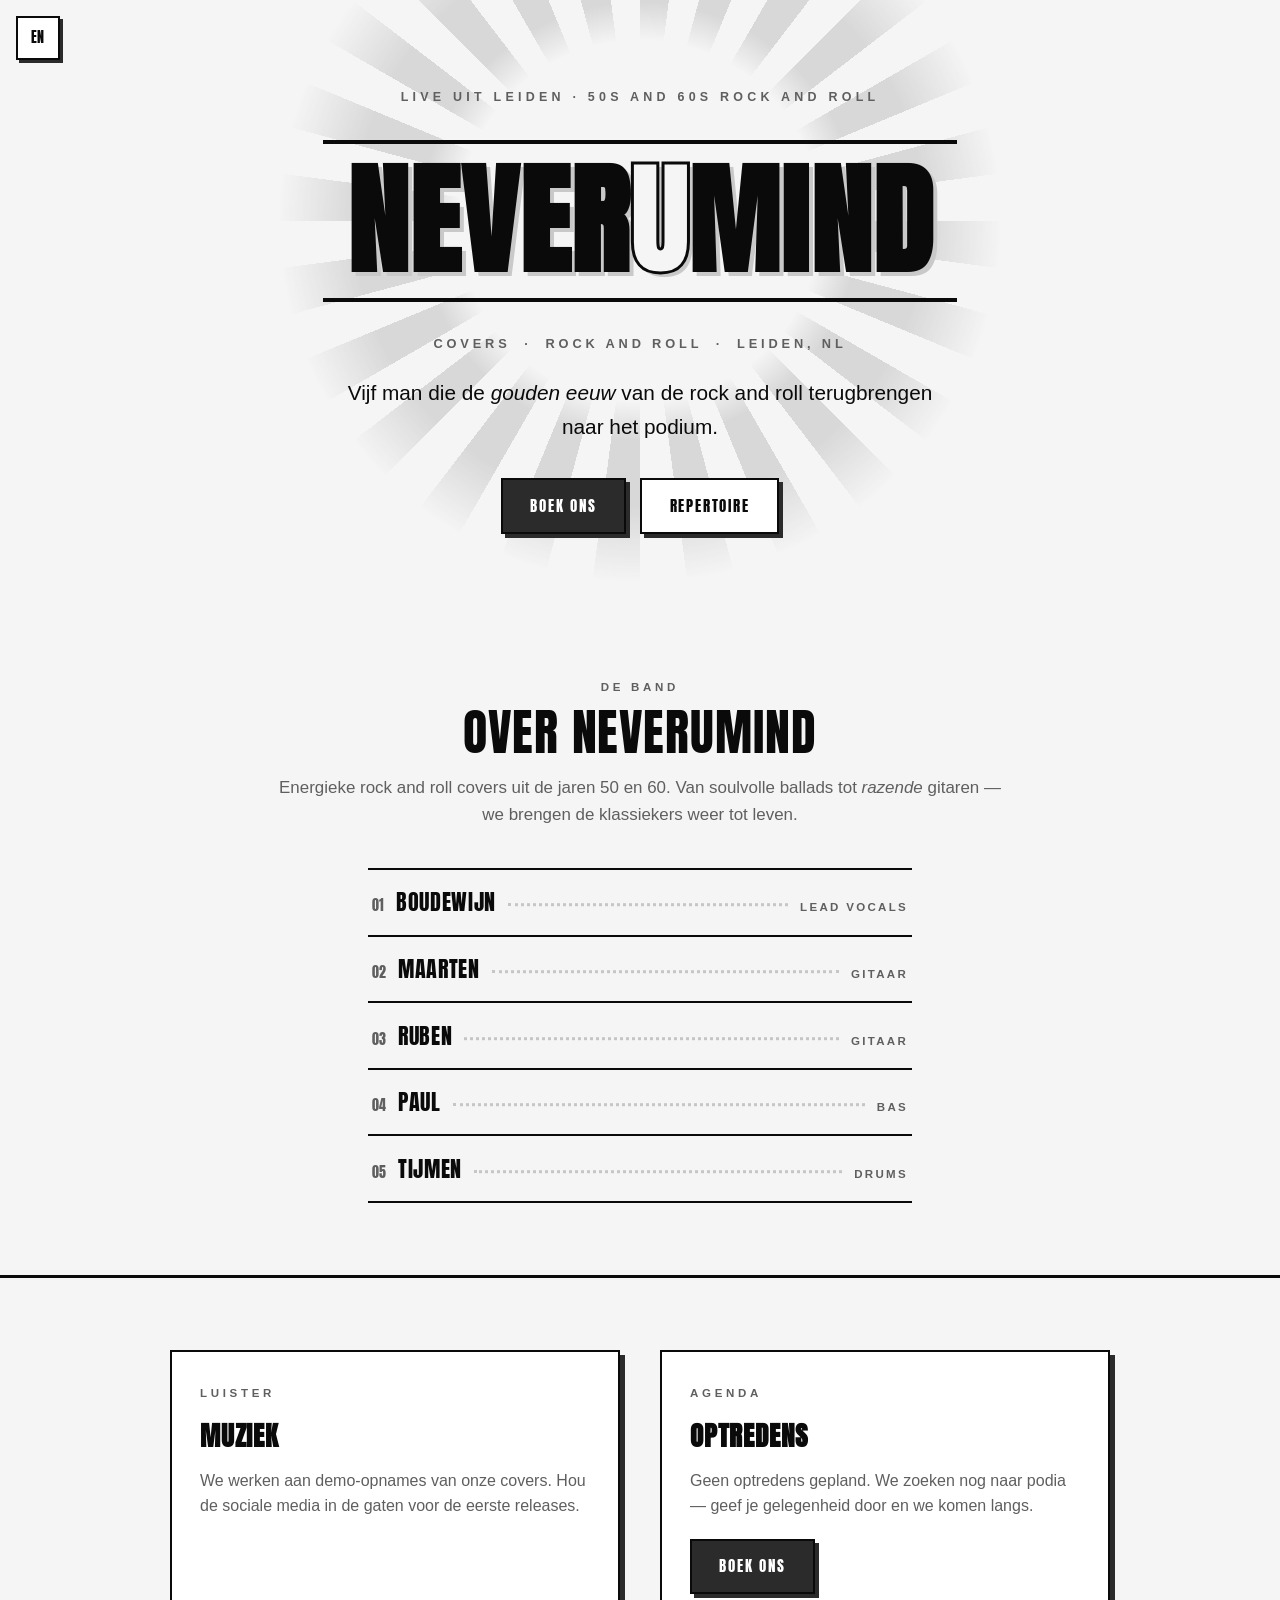
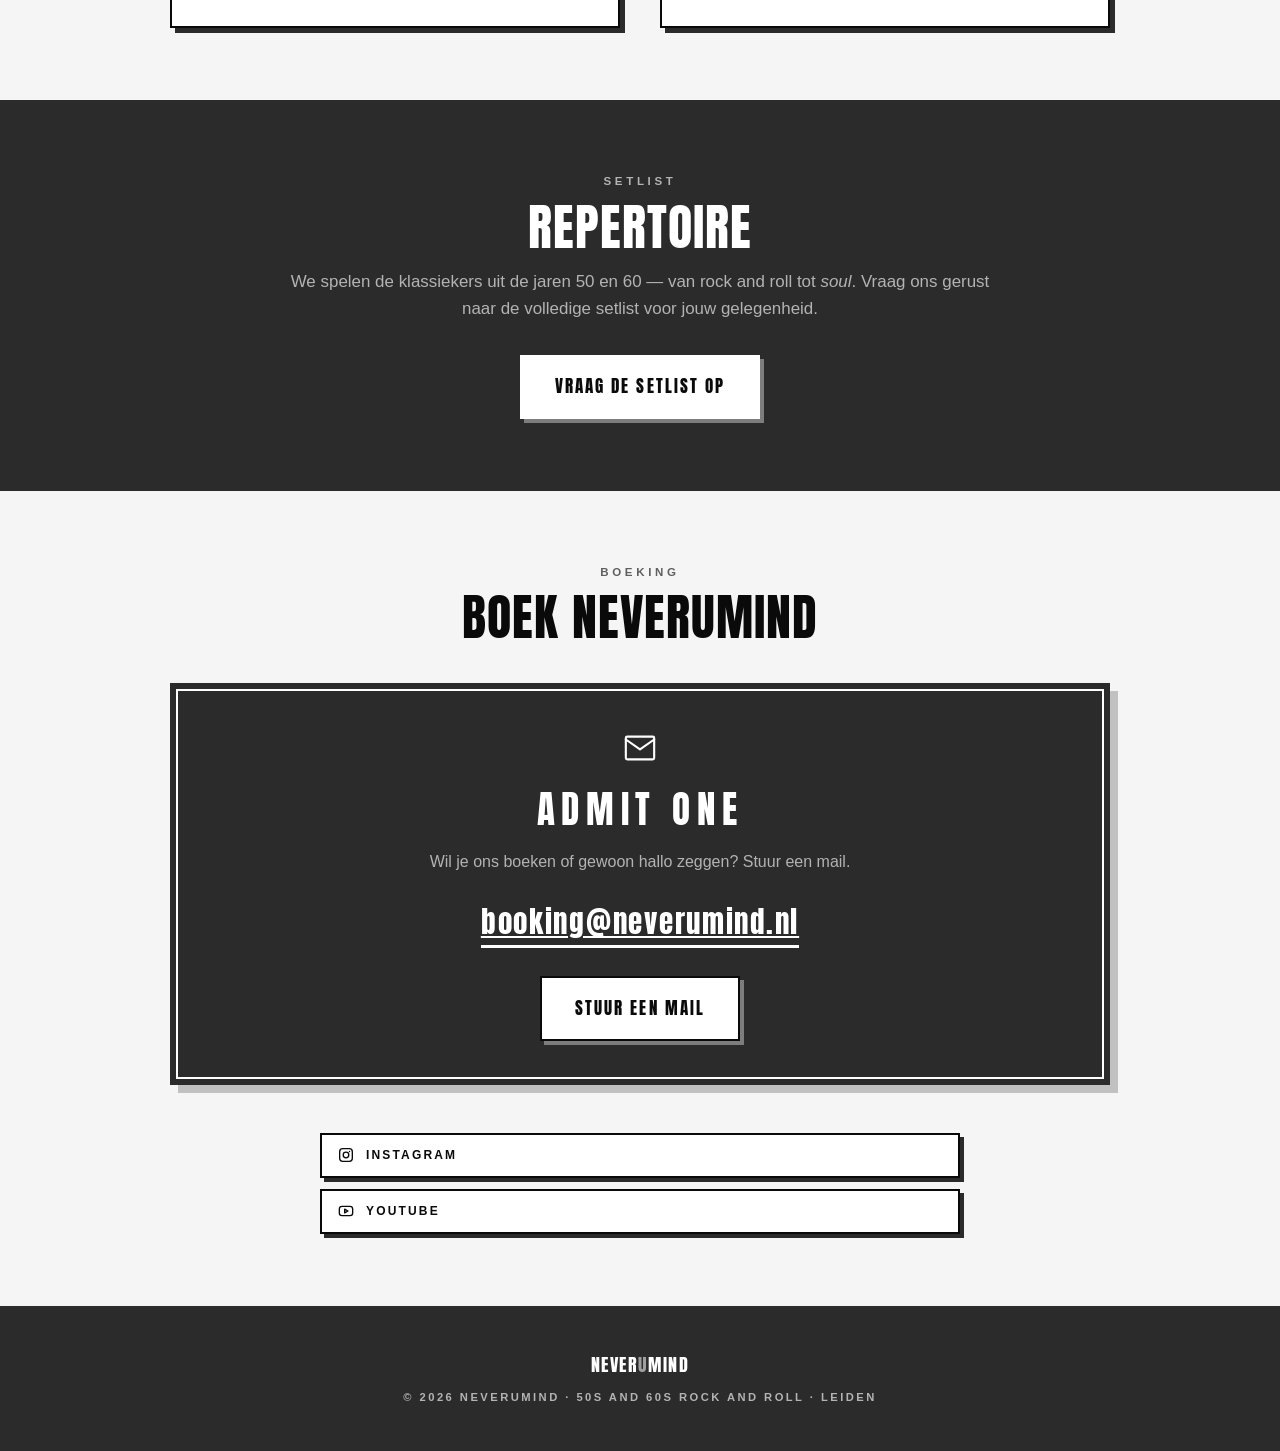
<file: index.html>
<!DOCTYPE html>
<html lang="nl">
<head>
  <meta charset="UTF-8" />
  <meta name="viewport" content="width=device-width, initial-scale=1.0" />
  <title>NeverUmind — 50s & 60s rock & roll covers · Leiden</title>
  <meta name="description" content="NeverUmind — 50s & 60s rock & roll covers. Uit Leiden. Boek ons, luister en volg." />
  <meta name="theme-color" content="#f5f5f5" />
  <meta property="og:type" content="website" />
  <meta property="og:title" content="NeverUmind — 50s & 60s rock & roll covers" />
  <meta property="og:description" content="50s & 60s rock & roll covers. Uit Leiden." />
  <meta property="og:image" content="assets/favicon.svg" />
  <meta property="og:locale" content="nl_NL" />
  <meta property="og:locale:alternate" content="en_GB" />
  <meta name="twitter:card" content="summary_large_image" />
  <link rel="alternate" hreflang="nl" href="https://neverumind.nl/" />
  <link rel="alternate" hreflang="en" href="https://neverumind.nl/en/" />
  <link rel="icon" href="assets/favicon.svg" />
  <link rel="apple-touch-icon" href="assets/favicon.svg" />
  <link rel="preconnect" href="https://fonts.googleapis.com" />
  <link rel="preconnect" href="https://fonts.gstatic.com" crossorigin />
  <link href="https://fonts.googleapis.com/css2?family=Anton&display=swap" rel="stylesheet" />
  <link rel="stylesheet" href="css/styles.css" />
  <script type="application/ld+json">
  {
    "@context": "https://schema.org",
    "@type": "MusicGroup",
    "name": "NeverUmind",
    "description": "50s & 60s rock & roll covers. Uit Leiden.",
    "url": "https://neverumind.nl/",
    "image": "https://neverumind.nl/assets/favicon.svg",
    "genre": ["Rock & Roll", "Rock and Roll", "Covers", "1950s", "1960s"],
    "foundingLocation": { "@type": "Place", "name": "Leiden, Nederland" },
    "member": [
      { "@type": "Person", "name": "Boudewijn", "roleName": "Lead Vocals" },
      { "@type": "Person", "name": "Maarten", "roleName": "Gitaar" },
      { "@type": "Person", "name": "Ruben", "roleName": "Gitaar" },
      { "@type": "Person", "name": "Paul", "roleName": "Bas" },
      { "@type": "Person", "name": "Tijmen", "roleName": "Drums" }
    ]
  }
  </script>
</head>
<body id="top">
  <a href="#top" class="skip-link">Naar inhoud</a>
  <a class="lang-fab" href="en/index.html" hreflang="en" aria-label="English">EN</a>

  <main>
    <!-- Hero / showbill -->
    <section class="hero">
      <div class="container">
        <div class="hero-stage">Live uit Leiden · 50s and 60s rock and roll</div>
        <div class="bill">
          <h1 class="bill-name">Never<span class="accent">U</span>mind</h1>
        </div>
        <div class="hero-sub">Covers <span class="dot">·</span> Rock and Roll <span class="dot">·</span> Leiden, NL</div>
        <p class="hero-tagline">Vijf man die de <em>gouden eeuw</em> van de rock and roll terugbrengen naar het podium.</p>
        <div class="hero-cta">
          <a href="#contact" class="btn btn-primary">Boek ons</a>
          <a href="#repertoire" class="btn">Repertoire</a>
        </div>
      </div>
    </section>

    <!-- About / cast -->
    <section class="section" id="over">
      <div class="container center">
        <span class="eyebrow">De band</span>
        <h2 class="h-display section-title">Over NeverUmind</h2>
        <p class="lead">Energieke rock and roll covers uit de jaren 50 en 60. Van soulvolle ballads tot <em>razende</em> gitaren — we brengen de klassiekers weer tot leven.</p>

        <ul class="cast">
          <li class="cast-item">
            <span class="cast-num">01</span>
            <span class="cast-name">Boudewijn</span>
            <span class="cast-leader" aria-hidden="true"></span>
            <span class="cast-role">Lead Vocals</span>
          </li>
          <li class="cast-item">
            <span class="cast-num">02</span>
            <span class="cast-name">Maarten</span>
            <span class="cast-leader" aria-hidden="true"></span>
            <span class="cast-role">Gitaar</span>
          </li>
          <li class="cast-item">
            <span class="cast-num">03</span>
            <span class="cast-name">Ruben</span>
            <span class="cast-leader" aria-hidden="true"></span>
            <span class="cast-role">Gitaar</span>
          </li>
          <li class="cast-item">
            <span class="cast-num">04</span>
            <span class="cast-name">Paul</span>
            <span class="cast-leader" aria-hidden="true"></span>
            <span class="cast-role">Bas</span>
          </li>
          <li class="cast-item">
            <span class="cast-num">05</span>
            <span class="cast-name">Tijmen</span>
            <span class="cast-leader" aria-hidden="true"></span>
            <span class="cast-role">Drums</span>
          </li>
      </ul>
      </div>
    </section>

    <!-- Music | Shows -->
    <section class="section" style="border-top:3px solid var(--ink);">
      <div class="container">
        <div class="two-up">
          <div id="muziek">
            <span class="eyebrow">Luister</span>
            <h2 class="block-title">Muziek</h2>
            <p>We werken aan demo-opnames van onze covers. Hou de sociale media in de gaten voor de eerste releases.</p>
          </div>
          <div id="optredens">
            <span class="eyebrow">Agenda</span>
            <h2 class="block-title">Optredens</h2>
            <p>Geen optredens gepland. We zoeken nog naar podia — geef je gelegenheid door en we komen langs.</p>
            <a href="#contact" class="btn btn-primary">Boek ons</a>
          </div>
        </div>
      </div>
    </section>

    <!-- Repertoire (feature) -->
    <section class="section feature" id="repertoire">
      <div class="container center">
        <span class="eyebrow">Setlist</span>
        <h2 class="h-display section-title">Repertoire</h2>
        <p class="lead">We spelen de klassiekers uit de jaren 50 en 60 — van rock and roll tot <em>soul</em>. Vraag ons gerust naar de volledige setlist voor jouw gelegenheid.</p>
        <a href="#contact" class="btn btn-primary btn--lg" style="margin-top:2rem;">Vraag de setlist op</a>
      </div>
    </section>

    <!-- Contact (black banner + social rows) -->
    <section class="section" id="contact">
      <div class="container center">
        <span class="eyebrow">Boeking</span>
        <h2 class="h-display section-title">Boek NeverUmind</h2>

        <!-- Black banner: contact info + envelope -->
        <div class="ticket">
          <svg class="ticket-icon" viewBox="0 0 24 24" fill="none" stroke="currentColor" stroke-width="1.5" stroke-linecap="round" stroke-linejoin="round" aria-hidden="true"><rect x="2" y="4" width="20" height="16" rx="1"/><polyline points="22,6 12,13 2,6"/></svg>
          <div class="ticket-title">Admit one</div>
          <p class="ticket-sub">Wil je ons boeken of gewoon hallo zeggen? Stuur een mail.</p>
          <!-- TODO: vervang door echt boekingsadres zodra beschikbaar -->
          <a href="mailto:booking@neverumind.nl" class="ticket-email">booking@neverumind.nl</a>
          <div>
            <a href="mailto:booking@neverumind.nl" class="btn btn--lg">Stuur een mail</a>
          </div>
        </div>

        <!-- Contact rows -->
        <!-- TODO: vervang door echte profiel-URL's zodra beschikbaar -->
        <ul class="social-list">
          <li><a href="https://instagram.com/" target="_blank" rel="noopener"><svg class="social-icon" viewBox="0 0 24 24" fill="none" stroke="currentColor" stroke-width="2" stroke-linecap="round" stroke-linejoin="round" aria-hidden="true"><rect x="2.5" y="2.5" width="19" height="19" rx="4.5"/><circle cx="12" cy="12" r="4.2"/><line x1="17.3" y1="6.7" x2="17.31" y2="6.7"/></svg>Instagram</a></li>
          <li><a href="https://youtube.com/" target="_blank" rel="noopener"><svg class="social-icon" viewBox="0 0 24 24" fill="none" stroke="currentColor" stroke-width="2" stroke-linecap="round" stroke-linejoin="round" aria-hidden="true"><rect x="2" y="5" width="20" height="14" rx="4"/><path d="M10 9.2l5 2.8-5 2.8z"/></svg>YouTube</a></li>
        </ul>
      </div>
    </section>
  </main>

  <footer class="site-footer">
    <div class="container">
      <div class="footer-grid">
        <div class="footer-brand">Never<span class="accent">U</span>mind</div>
        <div class="footer-copy">© <span id="year"></span> NeverUmind · 50s and 60s rock and roll · Leiden</div>
      </div>
    </div>
  </footer>

  <script>document.getElementById("year").textContent = new Date().getFullYear();</script>
</body>
</html>
</file>
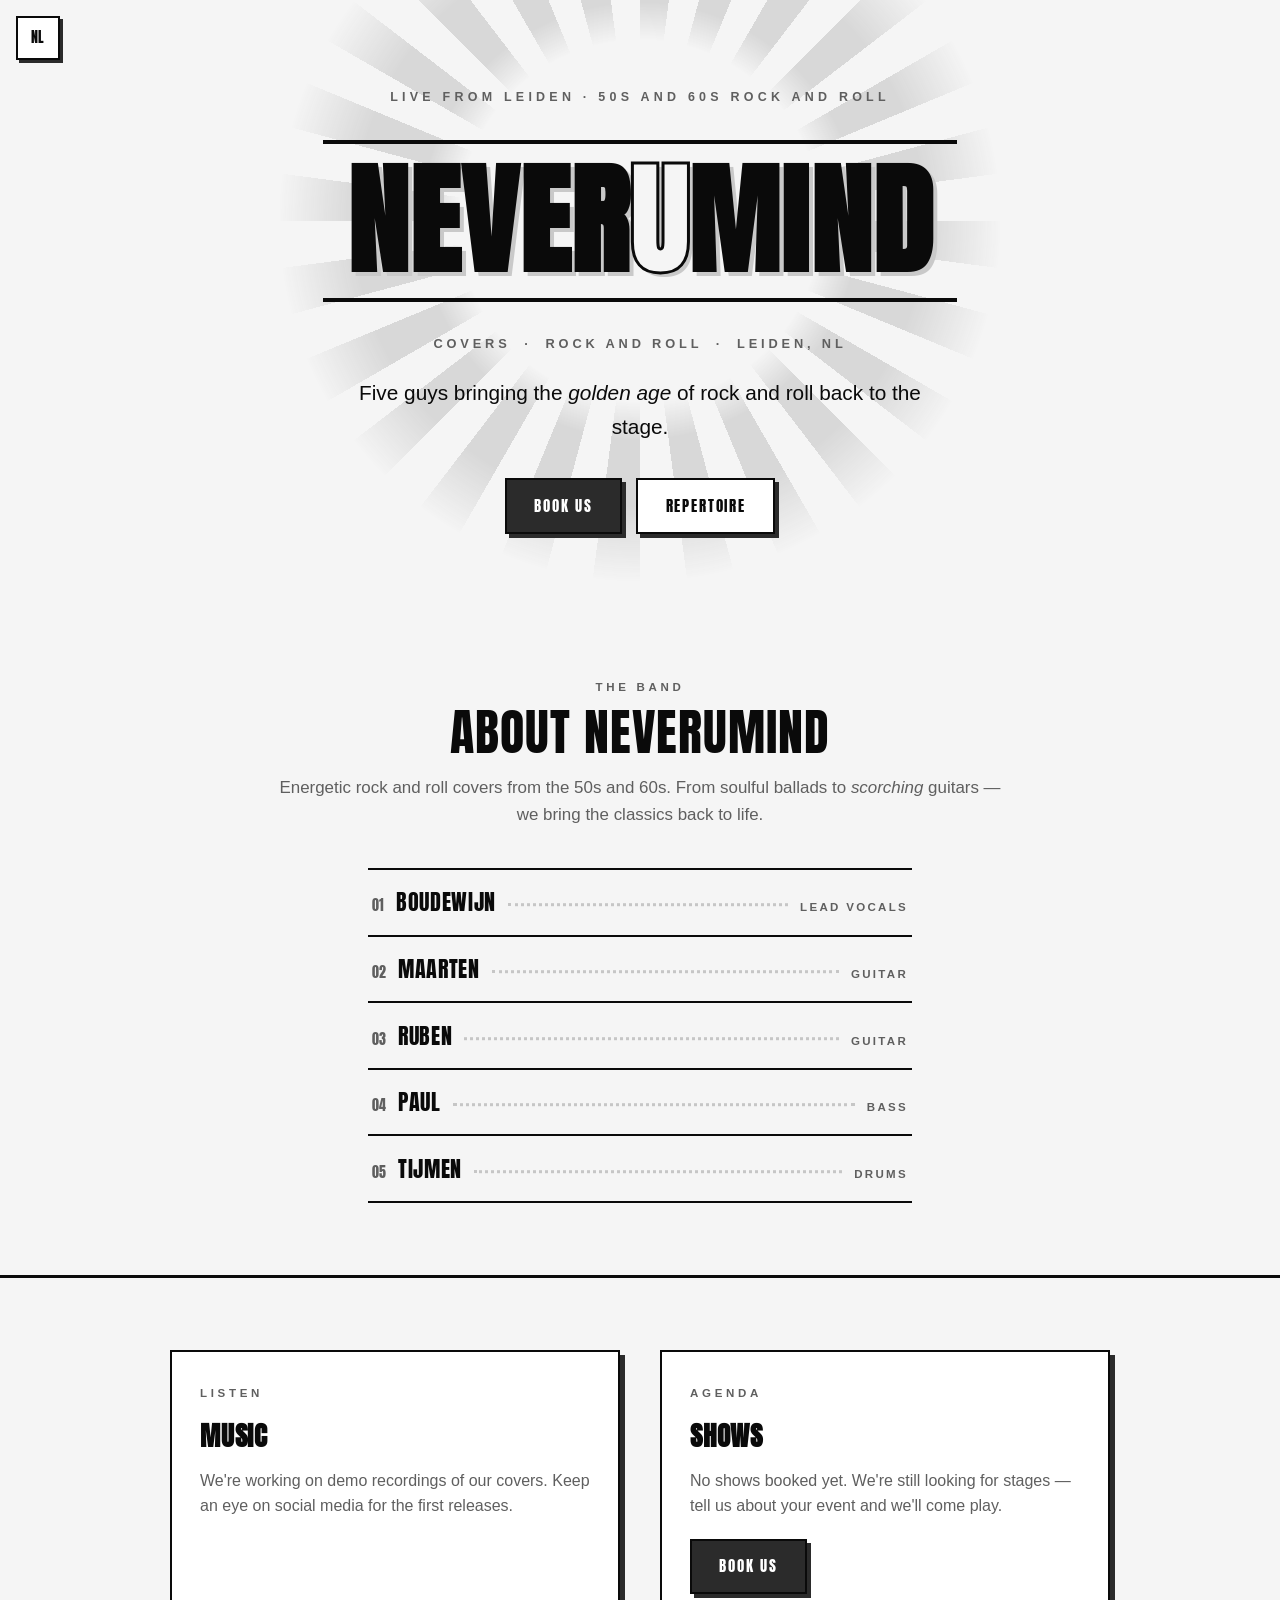
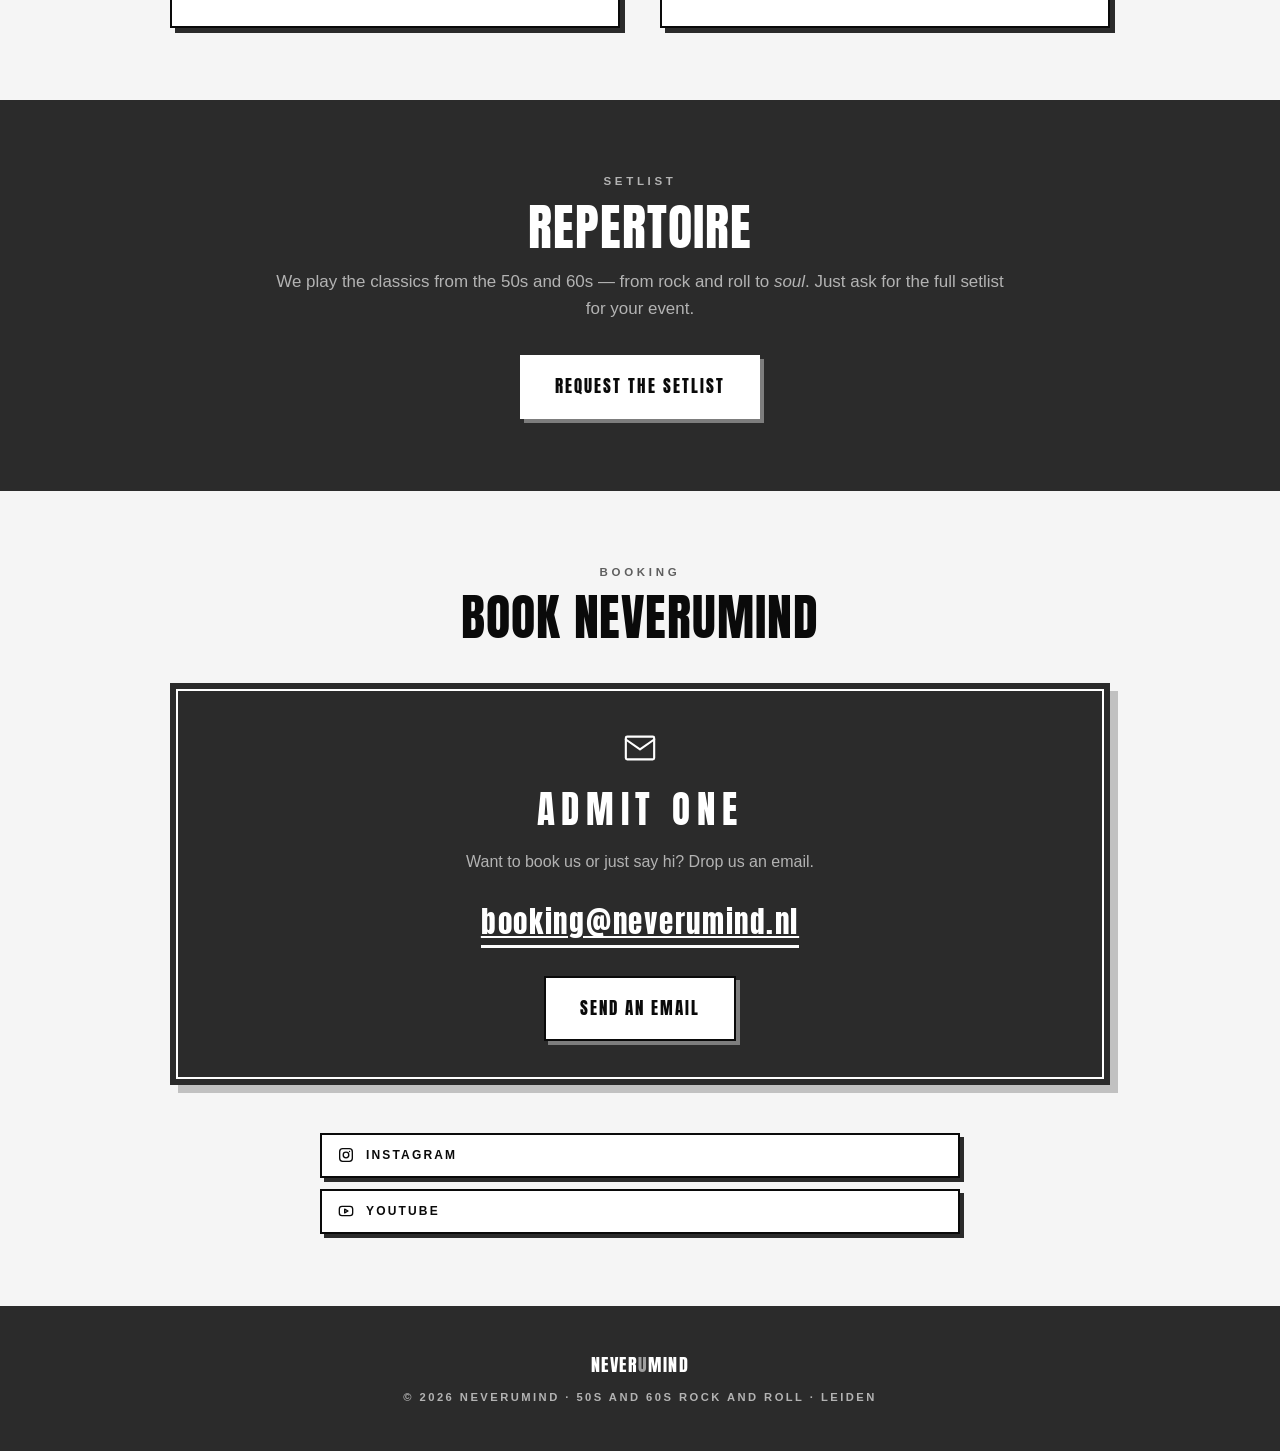
<file: en/index.html>
<!DOCTYPE html>
<html lang="en">
<head>
  <meta charset="UTF-8" />
  <meta name="viewport" content="width=device-width, initial-scale=1.0" />
  <title>NeverUmind — 50s & 60s rock & roll covers · Leiden</title>
  <meta name="description" content="NeverUmind — 50s & 60s rock & roll covers. From Leiden, NL. Book us, listen and follow." />
  <meta name="theme-color" content="#f5f5f5" />
  <meta property="og:type" content="website" />
  <meta property="og:title" content="NeverUmind — 50s & 60s rock & roll covers" />
  <meta property="og:description" content="50s & 60s rock & roll covers. From Leiden, NL." />
  <meta property="og:image" content="../assets/favicon.svg" />
  <meta property="og:locale" content="en_GB" />
  <meta property="og:locale:alternate" content="nl_NL" />
  <meta name="twitter:card" content="summary_large_image" />
  <link rel="alternate" hreflang="nl" href="https://neverumind.nl/" />
  <link rel="alternate" hreflang="en" href="https://neverumind.nl/en/" />
  <link rel="icon" href="../assets/favicon.svg" />
  <link rel="apple-touch-icon" href="../assets/favicon.svg" />
  <link rel="preconnect" href="https://fonts.googleapis.com" />
  <link rel="preconnect" href="https://fonts.gstatic.com" crossorigin />
  <link href="https://fonts.googleapis.com/css2?family=Anton&display=swap" rel="stylesheet" />
  <link rel="stylesheet" href="../css/styles.css" />
  <script type="application/ld+json">
  {
    "@context": "https://schema.org",
    "@type": "MusicGroup",
    "name": "NeverUmind",
    "description": "50s & 60s rock & roll covers. From Leiden, NL.",
    "url": "https://neverumind.nl/en/",
    "image": "https://neverumind.nl/assets/favicon.svg",
    "genre": ["Rock & Roll", "Rock and Roll", "Covers", "1950s", "1960s"],
    "foundingLocation": { "@type": "Place", "name": "Leiden, Netherlands" },
    "member": [
      { "@type": "Person", "name": "Boudewijn", "roleName": "Lead Vocals" },
      { "@type": "Person", "name": "Maarten", "roleName": "Guitar" },
      { "@type": "Person", "name": "Ruben", "roleName": "Guitar" },
      { "@type": "Person", "name": "Paul", "roleName": "Bass" },
      { "@type": "Person", "name": "Tijmen", "roleName": "Drums" }
    ]
  }
  </script>
</head>
<body id="top">
  <a href="#top" class="skip-link">Skip to content</a>
  <a class="lang-fab" href="../index.html" hreflang="nl" aria-label="Nederlands">NL</a>

  <main>
    <!-- Hero / showbill -->
    <section class="hero">
      <div class="container">
        <div class="hero-stage">Live from Leiden · 50s and 60s rock and roll</div>
        <div class="bill">
          <h1 class="bill-name">Never<span class="accent">U</span>mind</h1>
        </div>
        <div class="hero-sub">Covers <span class="dot">·</span> Rock and Roll <span class="dot">·</span> Leiden, NL</div>
        <p class="hero-tagline">Five guys bringing the <em>golden age</em> of rock and roll back to the stage.</p>
        <div class="hero-cta">
          <a href="#contact" class="btn btn-primary">Book us</a>
          <a href="#repertoire" class="btn">Repertoire</a>
        </div>
      </div>
    </section>

    <!-- About / cast -->
    <section class="section" id="about">
      <div class="container center">
        <span class="eyebrow">The band</span>
        <h2 class="h-display section-title">About NeverUmind</h2>
        <p class="lead">Energetic rock and roll covers from the 50s and 60s. From soulful ballads to <em>scorching</em> guitars — we bring the classics back to life.</p>

        <ul class="cast">
          <li class="cast-item">
            <span class="cast-num">01</span>
            <span class="cast-name">Boudewijn</span>
            <span class="cast-leader" aria-hidden="true"></span>
            <span class="cast-role">Lead Vocals</span>
          </li>
          <li class="cast-item">
            <span class="cast-num">02</span>
            <span class="cast-name">Maarten</span>
            <span class="cast-leader" aria-hidden="true"></span>
            <span class="cast-role">Guitar</span>
          </li>
          <li class="cast-item">
            <span class="cast-num">03</span>
            <span class="cast-name">Ruben</span>
            <span class="cast-leader" aria-hidden="true"></span>
            <span class="cast-role">Guitar</span>
          </li>
          <li class="cast-item">
            <span class="cast-num">04</span>
            <span class="cast-name">Paul</span>
            <span class="cast-leader" aria-hidden="true"></span>
            <span class="cast-role">Bass</span>
          </li>
          <li class="cast-item">
            <span class="cast-num">05</span>
            <span class="cast-name">Tijmen</span>
            <span class="cast-leader" aria-hidden="true"></span>
            <span class="cast-role">Drums</span>
          </li>
      </ul>
      </div>
    </section>

    <!-- Music | Shows -->
    <section class="section" style="border-top:3px solid var(--ink);">
      <div class="container">
        <div class="two-up">
          <div id="music">
            <span class="eyebrow">Listen</span>
            <h2 class="block-title">Music</h2>
            <p>We're working on demo recordings of our covers. Keep an eye on social media for the first releases.</p>
          </div>
          <div id="shows">
            <span class="eyebrow">Agenda</span>
            <h2 class="block-title">Shows</h2>
            <p>No shows booked yet. We're still looking for stages — tell us about your event and we'll come play.</p>
            <a href="#contact" class="btn btn-primary">Book us</a>
          </div>
        </div>
      </div>
    </section>

    <!-- Repertoire (feature) -->
    <section class="section feature" id="repertoire">
      <div class="container center">
        <span class="eyebrow">Setlist</span>
        <h2 class="h-display section-title">Repertoire</h2>
        <p class="lead">We play the classics from the 50s and 60s — from rock and roll to <em>soul</em>. Just ask for the full setlist for your event.</p>
        <a href="#contact" class="btn btn-primary btn--lg" style="margin-top:2rem;">Request the setlist</a>
      </div>
    </section>

    <!-- Contact (black banner + social rows) -->
    <section class="section" id="contact">
      <div class="container center">
        <span class="eyebrow">Booking</span>
        <h2 class="h-display section-title">Book NeverUmind</h2>

        <!-- Black banner: contact info + envelope -->
        <div class="ticket">
          <svg class="ticket-icon" viewBox="0 0 24 24" fill="none" stroke="currentColor" stroke-width="1.5" stroke-linecap="round" stroke-linejoin="round" aria-hidden="true"><rect x="2" y="4" width="20" height="16" rx="1"/><polyline points="22,6 12,13 2,6"/></svg>
          <div class="ticket-title">Admit one</div>
          <p class="ticket-sub">Want to book us or just say hi? Drop us an email.</p>
          <!-- TODO: replace with real booking address once available -->
          <a href="mailto:booking@neverumind.nl" class="ticket-email">booking@neverumind.nl</a>
          <div>
            <a href="mailto:booking@neverumind.nl" class="btn btn--lg">Send an email</a>
          </div>
        </div>

        <!-- Contact rows -->
        <!-- TODO: replace with real profile URLs once available -->
        <ul class="social-list">
          <li><a href="https://instagram.com/" target="_blank" rel="noopener"><svg class="social-icon" viewBox="0 0 24 24" fill="none" stroke="currentColor" stroke-width="2" stroke-linecap="round" stroke-linejoin="round" aria-hidden="true"><rect x="2.5" y="2.5" width="19" height="19" rx="4.5"/><circle cx="12" cy="12" r="4.2"/><line x1="17.3" y1="6.7" x2="17.31" y2="6.7"/></svg>Instagram</a></li>
          <li><a href="https://youtube.com/" target="_blank" rel="noopener"><svg class="social-icon" viewBox="0 0 24 24" fill="none" stroke="currentColor" stroke-width="2" stroke-linecap="round" stroke-linejoin="round" aria-hidden="true"><rect x="2" y="5" width="20" height="14" rx="4"/><path d="M10 9.2l5 2.8-5 2.8z"/></svg>YouTube</a></li>
        </ul>
      </div>
    </section>
  </main>

  <footer class="site-footer">
    <div class="container">
      <div class="footer-grid">
        <div class="footer-brand">Never<span class="accent">U</span>mind</div>
        <div class="footer-copy">© <span id="year"></span> NeverUmind · 50s and 60s rock and roll · Leiden</div>
      </div>
    </div>
  </footer>

  <script>document.getElementById("year").textContent = new Date().getFullYear();</script>
</body>
</html>
</file>
<file: css/styles.css>
/* =========================================================
   NeverUmind — refined monochrome flyer
   Black ink on light paper. Flat surfaces, hard offset
   "letterpress" shadows, Anton display type set between
   heavy rules. No textures, no dark mode, no color.
   ========================================================= */

:root {
  --paper: #f5f5f5;
  --paper-2: #ebebeb;
  --ink: #0a0a0a;
  --muted: #5f5f5f;
  --rule: rgba(10, 10, 10, 0.2);

  /* Inverted charcoal bands (feature, ticket, footer) */
  --band-bg: #2b2b2b;
  --band-ink: #ffffff;
  --band-muted: #b3b3b3;

  --card-bg: #ffffff;
  --burst: #d8d8d8;      /* starburst rays behind the wordmark */

  /* Hard offset shadows */
  --shadow: #2b2b2b;      /* under light cards/buttons on paper — matches the bands */
  --shadow-soft: #c9c9c9; /* letterpress on display type */
  --shadow-band: #7d7d7d; /* under light elements on black bands */

  --font-display: "Anton", "Arial Narrow", sans-serif;
  --font-body: "Helvetica Neue", Helvetica, Arial, sans-serif;

  --maxw: 980px;
}

* { box-sizing: border-box; margin: 0; padding: 0; }

html { scroll-behavior: smooth; -webkit-text-size-adjust: 100%; }

body {
  font-family: var(--font-body);
  color: var(--ink);
  background: var(--paper);
  line-height: 1.6;
  overflow-x: hidden;
}

img { max-width: 100%; display: block; }

a { color: inherit; }

main p a {
  color: var(--ink);
  text-decoration: underline;
  text-decoration-thickness: 2px;
  text-underline-offset: 3px;
}
main p a:hover { background: var(--ink); color: #fff; }

::selection { background: var(--ink); color: #fff; }

a:focus-visible,
button:focus-visible {
  outline: 3px solid var(--ink);
  outline-offset: 2px;
  text-decoration: none;
}

/* ---------- Utilities ---------- */
.skip-link {
  position: absolute;
  left: -9999px;
  top: 0;
  background: var(--ink);
  color: #fff;
  padding: 0.75rem 1.25rem;
  font-weight: 700;
  font-size: 0.8rem;
  text-transform: uppercase;
  letter-spacing: 0.14em;
  z-index: 100;
}
.skip-link:focus { left: 0; }

/* Language switch — flat square, hard shadow */
.lang-fab {
  position: fixed;
  top: 1rem;
  left: 1rem;
  z-index: 50;
  width: 44px;
  height: 44px;
  display: grid;
  place-items: center;
  background: var(--card-bg);
  color: var(--ink);
  border: 2px solid var(--ink);
  box-shadow: 3px 3px 0 var(--shadow);
  font-family: var(--font-display);
  font-size: 0.85rem;
  letter-spacing: 0.06em;
  text-decoration: none;
}
.lang-fab:hover {
  transform: translate(1px, 1px);
  box-shadow: 2px 2px 0 var(--shadow);
}

.container {
  max-width: var(--maxw);
  margin: 0 auto;
  padding: 0 1.25rem;
}

.section { padding: 4.5rem 0; }
.center { text-align: center; }

/* Kicker */
.eyebrow {
  display: block;
  font-size: 0.72rem;
  font-weight: 700;
  letter-spacing: 0.32em;
  text-transform: uppercase;
  color: var(--muted);
  margin-bottom: 0.75rem;
}

/* Display type */
.h-display {
  font-family: var(--font-display);
  font-weight: 400;
  text-transform: uppercase;
  line-height: 1;
}
.section-title {
  font-size: clamp(2rem, 6vw, 3.1rem);
  letter-spacing: 0.02em;
  margin-bottom: 1rem;
}

.lead {
  font-size: 1.06rem;
  color: var(--muted);
  max-width: 46rem;
}
.center .lead { margin-left: auto; margin-right: auto; }

em { font-style: italic; }

/* ---------- Hero / handbill ---------- */
.hero {
  padding: 5.5rem 0 4.5rem;
  text-align: center;
}
.hero-stage {
  font-size: 0.78rem;
  font-weight: 700;
  letter-spacing: 0.34em;
  text-transform: uppercase;
  color: var(--muted);
  margin-bottom: 2rem;
}

/* Wordmark between heavy rules, like a letterpress handbill */
.bill {
  position: relative;
  display: inline-block;
  margin: 0 auto 2rem;
  padding: 1rem 1.5rem;
  border-top: 4px solid var(--ink);
  border-bottom: 4px solid var(--ink);
}

/* Starburst rays behind the wordmark — flat gray, ring-masked so the
   center stays clean paper and the type stays dominant */
.bill::before {
  content: "";
  position: absolute;
  z-index: -1;
  left: 50%;
  top: 50%;
  width: 150%;
  aspect-ratio: 1;
  transform: translate(-50%, -50%);
  border-radius: 50%;
  background: repeating-conic-gradient(
    var(--burst) 0deg 7.5deg,
    transparent 7.5deg 15deg
  );
  -webkit-mask: radial-gradient(closest-side, transparent 38%, #000 46%, #000 60%, transparent 76%);
  mask: radial-gradient(closest-side, transparent 38%, #000 46%, #000 60%, transparent 76%);
}
.bill-name {
  font-family: var(--font-display);
  font-size: clamp(3.2rem, 12vw, 7.6rem);
  line-height: 1;
  letter-spacing: 0.01em;
  text-transform: uppercase;
  color: var(--ink);
  text-shadow: 4px 4px 0 var(--shadow-soft);
}
.bill-name .accent {
  color: var(--paper);
  -webkit-text-stroke: 3px var(--ink);
  text-shadow: 4px 4px 0 var(--shadow-soft);
}
@supports not (-webkit-text-stroke: 1px black) {
  .bill-name .accent { color: var(--ink); }
}

.hero-sub {
  font-size: 0.8rem;
  font-weight: 700;
  letter-spacing: 0.3em;
  text-transform: uppercase;
  color: var(--muted);
  margin-bottom: 1.4rem;
}
.hero-sub .dot { padding: 0 0.5em; }

.hero-tagline {
  font-size: clamp(1.05rem, 2.6vw, 1.3rem);
  max-width: 38rem;
  margin: 0 auto 2.2rem;
}

.hero-cta {
  display: flex;
  gap: 0.9rem;
  justify-content: center;
  flex-wrap: wrap;
}

/* ---------- Buttons ---------- */
.btn {
  display: inline-block;
  font-family: var(--font-display);
  font-size: 0.95rem;
  letter-spacing: 0.12em;
  text-transform: uppercase;
  text-align: center;
  text-decoration: none;
  padding: 0.85rem 1.7rem;
  background: var(--card-bg);
  color: var(--ink);
  border: 2px solid var(--ink);
  box-shadow: 4px 4px 0 var(--shadow);
  transition: transform 0.08s, box-shadow 0.08s;
  touch-action: manipulation;
}
.btn:hover {
  transform: translate(2px, 2px);
  box-shadow: 2px 2px 0 var(--shadow);
  text-decoration: none;
}
.btn-primary { background: var(--band-bg); color: #fff; }
.btn--lg { padding: 1.05rem 2.1rem; font-size: 1.05rem; }

/* ---------- Cast list ---------- */
.cast {
  list-style: none;
  margin: 2.5rem auto 0;
  max-width: 34rem;
  border-top: 2px solid var(--ink);
}
.cast-item {
  display: flex;
  align-items: baseline;
  gap: 0.75rem;
  padding: 0.9rem 0.25rem;
  border-bottom: 2px solid var(--ink);
}
.cast-num {
  font-family: var(--font-display);
  font-size: 0.9rem;
  color: var(--muted);
}
.cast-name {
  font-family: var(--font-display);
  font-size: 1.4rem;
  text-transform: uppercase;
  letter-spacing: 0.03em;
}
.cast-leader {
  flex: 1;
  border-bottom: 3px dotted var(--rule);
  transform: translateY(-0.3em);
}
.cast-role {
  font-size: 0.72rem;
  font-weight: 700;
  letter-spacing: 0.2em;
  text-transform: uppercase;
  color: var(--muted);
  text-align: right;
}

/* ---------- Music | Shows two-up ---------- */
.two-up {
  display: grid;
  grid-template-columns: 1fr;
  gap: 2rem;
}
.two-up > div {
  background: var(--card-bg);
  border: 2px solid var(--ink);
  box-shadow: 5px 5px 0 var(--shadow);
  padding: 2rem 1.75rem;
}
.block-title {
  font-family: var(--font-display);
  font-size: 1.7rem;
  text-transform: uppercase;
  letter-spacing: 0.03em;
  margin-bottom: 0.6rem;
}
.two-up p { color: var(--muted); margin-bottom: 1.25rem; }

/* ---------- Feature band (repertoire) ---------- */
.feature {
  background: var(--band-bg);
  color: var(--band-ink);
}
.feature .eyebrow,
.feature .lead { color: var(--band-muted); }
.feature .section-title { color: var(--band-ink); }
.feature .btn-primary {
  background: #fff;
  color: var(--ink);
  border-color: #fff;
  box-shadow: 4px 4px 0 var(--shadow-band);
}
.feature .btn-primary:hover { box-shadow: 2px 2px 0 var(--shadow-band); }

/* ---------- Contact (black ticket banner + social rows) ---------- */
.ticket {
  margin-top: 2.5rem;
  background: var(--band-bg);
  color: var(--band-ink);
  padding: 3rem 2rem 2.75rem;
  box-shadow:
    inset 0 0 0 6px var(--band-bg),
    inset 0 0 0 8px #ffffff,
    8px 8px 0 rgba(10, 10, 10, 0.22);
}
.ticket-icon {
  width: 34px;
  height: 34px;
  margin: 0 auto 1rem;
  display: block;
}
.ticket-title {
  font-family: var(--font-display);
  text-transform: uppercase;
  letter-spacing: 0.18em;
  font-size: clamp(1.5rem, 5vw, 2.3rem);
  margin-bottom: 0.6rem;
}
.ticket-sub { color: var(--band-muted); margin-bottom: 1.5rem; }
.ticket-email {
  display: inline-block;
  font-family: var(--font-display);
  letter-spacing: 0.06em;
  font-size: clamp(1.2rem, 4vw, 1.8rem);
  color: var(--band-ink);
  border-bottom: 3px solid currentColor;
  margin-bottom: 1.75rem;
}
.ticket-email:hover { opacity: 0.8; }
.ticket .btn { box-shadow: 4px 4px 0 var(--shadow-band); }
.ticket .btn:hover { box-shadow: 2px 2px 0 var(--shadow-band); }

/* Contact rows: black icon + handle */
.social-list {
  list-style: none;
  display: flex;
  flex-direction: column;
  gap: 0.65rem;
  margin: 3rem auto 0;
  width: 100%;
  max-width: 640px;
}
.social-list a {
  display: flex;
  align-items: center;
  gap: 0.75rem;
  padding: 0.7rem 1rem;
  background: var(--card-bg);
  color: var(--ink);
  border: 2px solid var(--ink);
  box-shadow: 4px 4px 0 var(--shadow);
  font-weight: 700;
  font-size: 0.75rem;
  text-transform: uppercase;
  letter-spacing: 0.18em;
  text-decoration: none;
  transition: transform 0.08s, box-shadow 0.08s;
}
.social-list a:hover {
  background: var(--band-bg);
  color: #fff;
  transform: translate(2px, 2px);
  box-shadow: 2px 2px 0 var(--shadow);
}
.social-list .social-icon { width: 16px; height: 16px; flex: none; }

/* ---------- Footer ---------- */
.site-footer {
  background: var(--band-bg);
  color: var(--band-ink);
  padding: 2.75rem 0;
}
.footer-grid {
  display: flex;
  flex-direction: column;
  align-items: center;
  gap: 0.6rem;
  text-align: center;
}
.footer-brand {
  font-family: var(--font-display);
  text-transform: uppercase;
  letter-spacing: 0.08em;
  font-size: 1.15rem;
}
.footer-brand .accent { opacity: 0.55; }
.footer-copy {
  font-size: 0.7rem;
  font-weight: 700;
  letter-spacing: 0.22em;
  text-transform: uppercase;
  color: var(--band-muted);
}

/* ---------- Responsive ---------- */
@media (max-width: 760px) {
  .section { padding: 3.25rem 0; }
  .hero { padding: 3.5rem 0 3rem; }
  .cast-name { font-size: 1.2rem; }
  .two-up > div { padding: 1.5rem 1.25rem; }
}

@media (min-width: 720px) {
  .two-up { grid-template-columns: 1fr 1fr; gap: 2.5rem; }
}

/* ---------- Reduced motion ---------- */
@media (prefers-reduced-motion: reduce) {
  html { scroll-behavior: auto; }
  * { transition: none !important; animation: none !important; }
}
</file>
